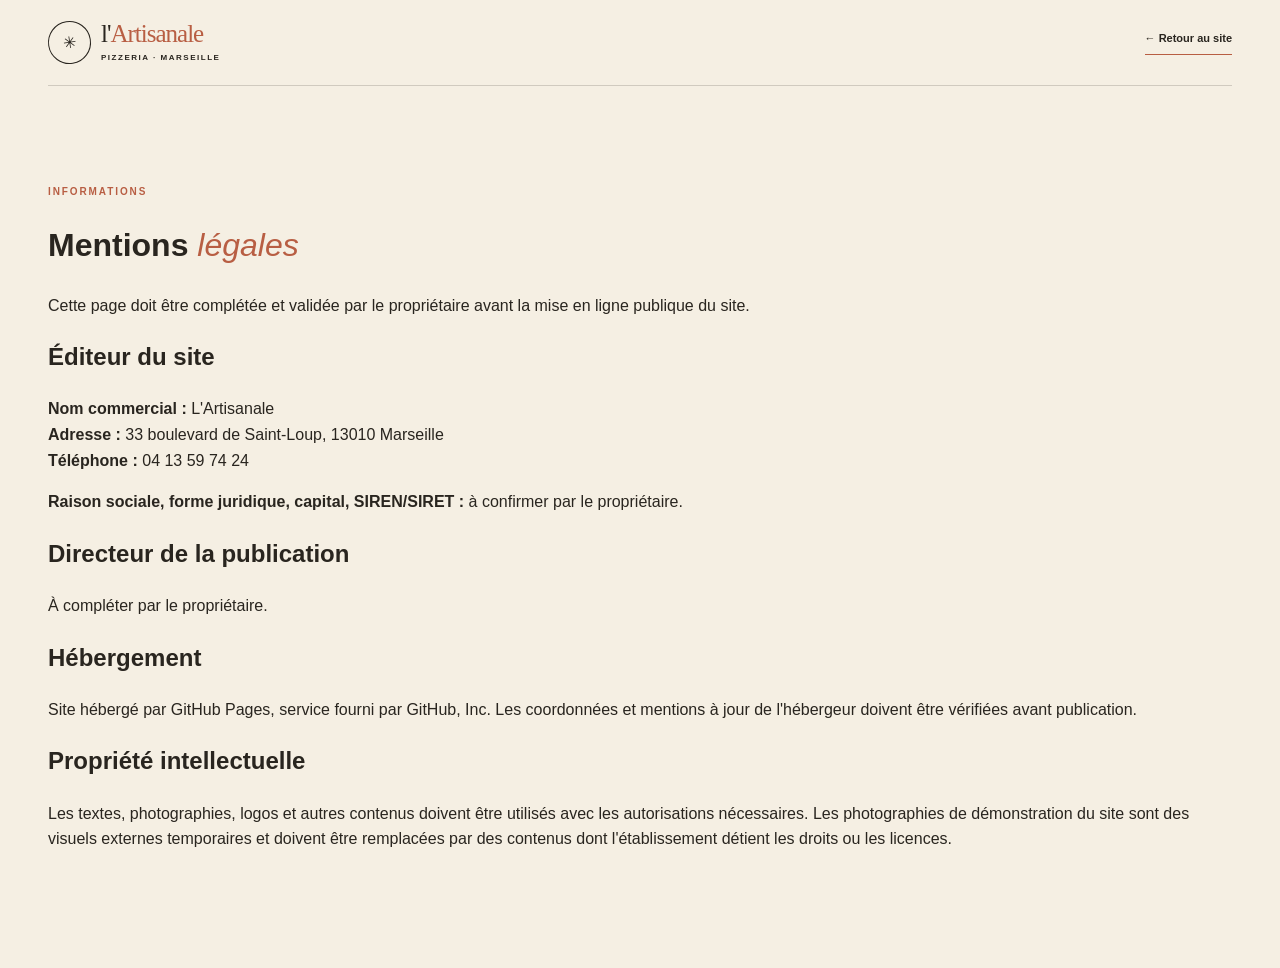
<file: pages/mentions-legales.html>
<!doctype html>
<html lang="fr"><head><meta charset="utf-8"><meta name="viewport" content="width=device-width,initial-scale=1"><meta name="robots" content="noindex,follow"><title>Mentions légales — L'Artisanale</title><link rel="stylesheet" href="../css/style.css"></head>
<body class="legal-page"><header class="site-header"><a class="brand" href="../index.html"><span class="brand-mark">✳</span><span class="brand-name">l'<strong>Artisanale</strong><small>PIZZERIA · MARSEILLE</small></span></a><a class="text-link" href="../index.html">← Retour au site</a></header><main class="section-pad legal-content"><p class="eyebrow">INFORMATIONS</p><h1>Mentions <em>légales</em></h1><p>Cette page doit être complétée et validée par le propriétaire avant la mise en ligne publique du site.</p><h2>Éditeur du site</h2><p><strong>Nom commercial :</strong> L'Artisanale<br><strong>Adresse :</strong> 33 boulevard de Saint-Loup, 13010 Marseille<br><strong>Téléphone :</strong> 04 13 59 74 24</p><p><strong>Raison sociale, forme juridique, capital, SIREN/SIRET :</strong> à confirmer par le propriétaire.</p><h2>Directeur de la publication</h2><p>À compléter par le propriétaire.</p><h2>Hébergement</h2><p>Site hébergé par GitHub Pages, service fourni par GitHub, Inc. Les coordonnées et mentions à jour de l'hébergeur doivent être vérifiées avant publication.</p><h2>Propriété intellectuelle</h2><p>Les textes, photographies, logos et autres contenus doivent être utilisés avec les autorisations nécessaires. Les photographies de démonstration du site sont des visuels externes temporaires et doivent être remplacées par des contenus dont l'établissement détient les droits ou les licences.</p></main></body></html>
</file>
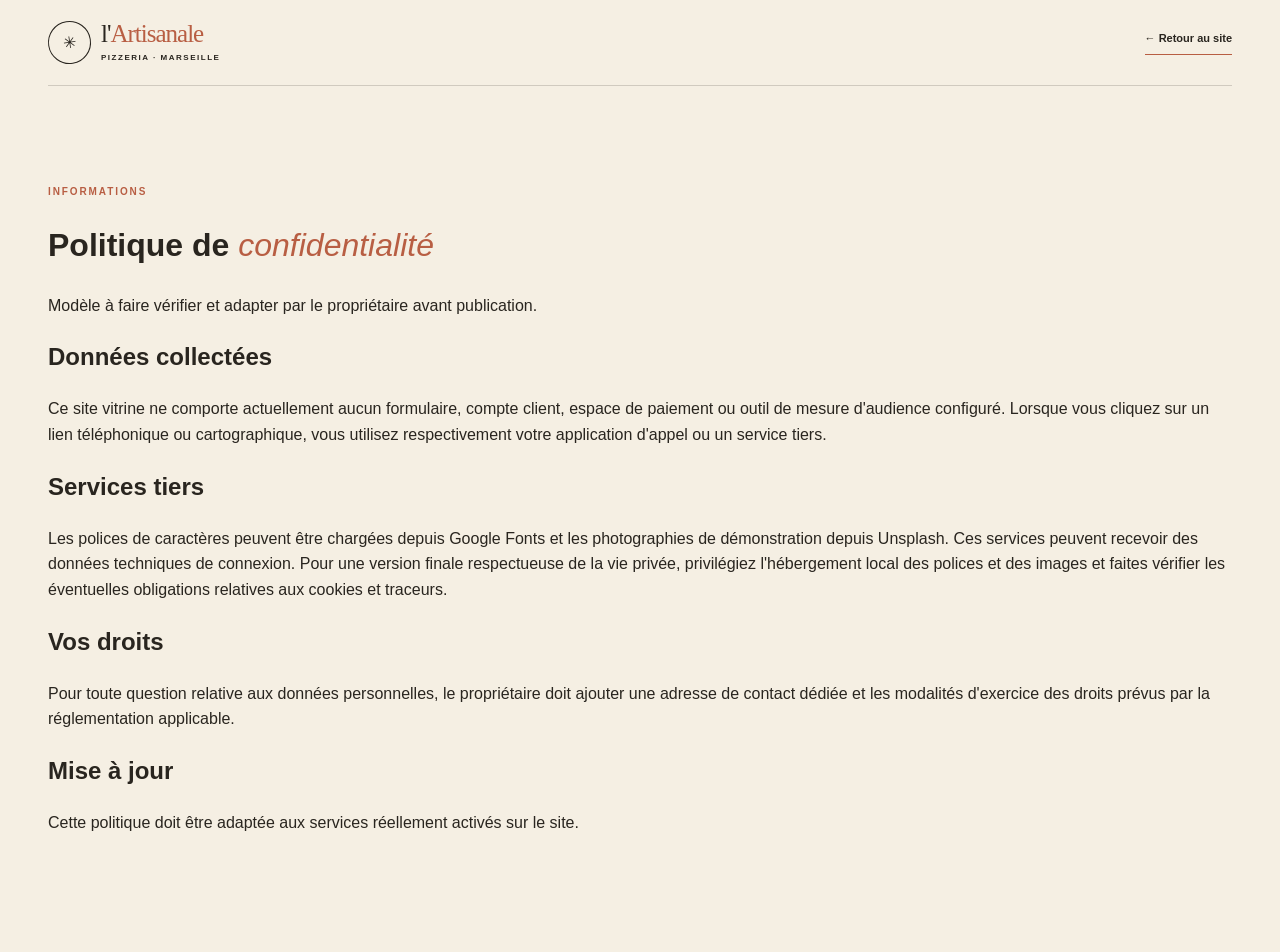
<file: pages/politique-confidentialite.html>
<!doctype html>
<html lang="fr"><head><meta charset="utf-8"><meta name="viewport" content="width=device-width,initial-scale=1"><meta name="robots" content="noindex,follow"><title>Confidentialité — L'Artisanale</title><link rel="stylesheet" href="../css/style.css"></head>
<body><header class="site-header"><a class="brand" href="../index.html"><span class="brand-mark">✳</span><span class="brand-name">l'<strong>Artisanale</strong><small>PIZZERIA · MARSEILLE</small></span></a><a class="text-link" href="../index.html">← Retour au site</a></header><main class="section-pad legal-content"><p class="eyebrow">INFORMATIONS</p><h1>Politique de <em>confidentialité</em></h1><p>Modèle à faire vérifier et adapter par le propriétaire avant publication.</p><h2>Données collectées</h2><p>Ce site vitrine ne comporte actuellement aucun formulaire, compte client, espace de paiement ou outil de mesure d'audience configuré. Lorsque vous cliquez sur un lien téléphonique ou cartographique, vous utilisez respectivement votre application d'appel ou un service tiers.</p><h2>Services tiers</h2><p>Les polices de caractères peuvent être chargées depuis Google Fonts et les photographies de démonstration depuis Unsplash. Ces services peuvent recevoir des données techniques de connexion. Pour une version finale respectueuse de la vie privée, privilégiez l'hébergement local des polices et des images et faites vérifier les éventuelles obligations relatives aux cookies et traceurs.</p><h2>Vos droits</h2><p>Pour toute question relative aux données personnelles, le propriétaire doit ajouter une adresse de contact dédiée et les modalités d'exercice des droits prévus par la réglementation applicable.</p><h2>Mise à jour</h2><p>Cette politique doit être adaptée aux services réellement activés sur le site.</p></main></body></html>
</file>
<file: css/style.css>
/* L'Artisanale — identité visuelle */
:root{
  --cream:#f5efe3;--paper:#fbf8f1;--ink:#29251f;--muted:#766f62;
  --terracotta:#b85e43;--tomato:#c66a4c;--olive:#59634a;--dark:#292c22;
  --line:rgba(41,37,31,.18);--serif:"DM Serif Display",Georgia,serif;
  --sans:"DM Sans",Arial,sans-serif;--display:"Manrope",Arial,sans-serif;
  --page: min(1200px, calc(100% - 96px));
}
*{box-sizing:border-box}
html{scroll-behavior:smooth;scroll-padding-top:90px}
body{margin:0;background:var(--cream);color:var(--ink);font-family:var(--sans);font-size:16px;line-height:1.6;-webkit-font-smoothing:antialiased}
img{display:block;max-width:100%;width:100%;height:100%;object-fit:cover}
a{color:inherit;text-decoration:none}
button{font:inherit}
.skip-link{position:absolute;left:-999px;top:10px;background:var(--ink);color:white;padding:10px 15px;z-index:1000}
.skip-link:focus{left:10px}
.topline{height:36px;background:var(--olive);color:#f8f1e5;display:flex;align-items:center;justify-content:center;gap:11px;font-size:10px;letter-spacing:.12em;text-transform:uppercase}
.topline a{font-weight:700;border-bottom:1px solid rgba(255,255,255,.55)}
.topline-dot{width:4px;height:4px;border-radius:50%;background:#e4b18d}
.site-header{height:86px;width:var(--page);margin:auto;display:flex;align-items:center;justify-content:space-between;position:relative;z-index:20;border-bottom:1px solid var(--line)}
.brand{display:flex;align-items:center;gap:10px}
.brand-mark{width:43px;height:43px;display:grid;place-items:center;border:1px solid var(--ink);border-radius:50%;transform:rotate(-9deg)}
.brand-mark svg{width:29px;fill:var(--terracotta);stroke:var(--ink);stroke-width:1.1;stroke-linejoin:round}
.brand-name{font-family:var(--serif);font-size:25px;line-height:.9;letter-spacing:-.04em}
.brand-name strong{font-weight:400;color:var(--terracotta)}
.brand-name small{display:block;font:700 8px var(--display);letter-spacing:.19em;margin-top:7px}
.main-nav{display:flex;align-items:center;gap:34px;font-size:12px;font-weight:600}
.main-nav>a:not(.nav-cta){position:relative}
.main-nav>a:not(.nav-cta):after{content:"";position:absolute;left:0;bottom:-6px;width:0;height:1px;background:var(--terracotta);transition:width .25s}
.main-nav>a:not(.nav-cta):hover:after{width:100%}
.nav-cta{background:var(--terracotta);color:#fff9ef;padding:13px 18px;border-radius:2px}
.nav-cta span{margin-left:15px}
.nav-toggle{display:none}
.hero{min-height:650px;position:relative;overflow:hidden;display:grid;grid-template-columns:1fr 1fr;align-items:center;width:var(--page);margin:auto;padding:54px 0 78px}
.hero-grain{position:absolute;inset:0;pointer-events:none;opacity:.2;background-image:url("data:image/svg+xml,%3Csvg viewBox='0 0 180 180' xmlns='http://www.w3.org/2000/svg'%3E%3Cfilter id='n'%3E%3CfeTurbulence type='fractalNoise' baseFrequency='.9' numOctaves='3' stitchTiles='stitch'/%3E%3C/filter%3E%3Crect width='100%25' height='100%25' filter='url(%23n)' opacity='.12'/%3E%3C/svg%3E")}
.hero-copy{position:relative;z-index:2;padding:20px 0 0 6.5%}
.eyebrow{font:700 10px var(--display);letter-spacing:.19em;color:var(--terracotta);margin:0 0 23px}
.eyebrow-line{display:inline-block;width:30px;height:1px;background:var(--terracotta);vertical-align:middle;margin-right:10px}
.hero h1,.intro-heading h2,.menu-heading h2,.gallery-heading h2,.visit-copy h2{font:400 clamp(66px,8vw,112px)/.91 var(--serif);letter-spacing:-.055em;margin:0}
h1 em,h2 em,h3 em{font-weight:400;color:var(--terracotta)}
.hero-intro{font-size:16px;max-width:340px;color:#625a4e;margin:29px 0 28px}
.hero-actions{display:flex;align-items:center;gap:28px}
.button{min-height:51px;display:inline-flex;align-items:center;justify-content:center;gap:28px;padding:0 20px;font:700 11px var(--display);letter-spacing:.04em;transition:transform .2s,background .2s}
.button:hover{transform:translateY(-3px)}
.button-dark{background:var(--ink);color:#fff9ef}
.button-dark:hover{background:var(--terracotta)}
.button span{font-size:17px;font-weight:400}
.text-link,.underlined-link{font-size:11px;font-weight:700;border-bottom:1px solid var(--terracotta);padding:0 0 6px}
.text-link span,.underlined-link span{margin-left:12px;color:var(--terracotta)}
.hero-note{display:flex;align-items:center;gap:15px;margin-top:64px;color:var(--muted);font-size:10px;line-height:1.5}
.stamp{width:57px;height:57px;border:1px solid var(--terracotta);border-radius:50%;display:grid;place-items:center;text-align:center;color:var(--terracotta);font:800 8px/1.35 var(--display);transform:rotate(-12deg)}
.hero-visual{position:relative;justify-self:end;width:88%;max-width:520px;padding:10px 18px 20px 0}
.hero-photo-wrap{height:480px;position:relative;overflow:hidden;border-radius:48% 48% 3px 3px / 40% 40% 3px 3px;transform:rotate(2deg);background:#d9c5a9}
.hero-photo{filter:saturate(.88);transition:transform 1s}
.hero-photo-wrap:hover .hero-photo{transform:scale(1.045)}
.photo-label{position:absolute;right:0;bottom:30px;background:var(--cream);padding:11px 17px;display:flex;flex-direction:column;font:italic 19px/.95 var(--serif);transform:rotate(-4deg)}
.photo-label span:last-child{color:var(--terracotta)}
.hero-scribble{position:absolute;top:25px;right:-3px;color:var(--terracotta);font:italic 24px var(--serif);transform:rotate(9deg)}
.hero-number{position:absolute;left:-30px;bottom:20px;font:400 13px var(--display);letter-spacing:.15em}
.hero-bottom{position:absolute;bottom:20px;left:0;right:0;display:flex;justify-content:space-between;border-top:1px solid var(--line);padding-top:13px;font:700 8px var(--display);letter-spacing:.17em;color:#756d60}
.hero-bottom b{font-size:14px;color:var(--terracotta);margin-left:10px}
.section-pad{padding:100px max(48px,calc((100% - 1200px)/2))}
.section-kicker{display:flex;align-items:center;gap:16px;color:#756e62;font:700 9px var(--display);letter-spacing:.16em}
.kicker-rule{height:1px;background:var(--line);flex:1;max-width:150px}
.intro-section{background:var(--paper)}
.intro-grid{display:grid;grid-template-columns:1fr .8fr;gap:12%;padding:76px 7% 70px}
.olive{color:var(--olive)}
.intro-heading h2,.gallery-heading h2{font-size:clamp(56px,6.5vw,86px)}
.intro-heading h2 em,.gallery-heading h2 em{color:var(--olive)}
.intro-text{padding-top:27px;max-width:410px}
.intro-lead{font:400 25px/1.2 var(--serif);margin:0 0 22px}
.intro-text p:not(.intro-lead){font-size:13px;color:#6d655a;line-height:1.9}
.underlined-link{display:inline-block;margin-top:20px}
.ingredient-strip{display:grid;grid-template-columns:1.05fr 1fr .16fr;min-height:240px;max-width:970px;margin:0 auto;background:#e9dfcd;position:relative}
.ingredient-image{height:240px;overflow:hidden}
.ingredient-quote{padding:35px 10%;display:flex;flex-direction:column;justify-content:center;position:relative}
.quote-mark{font:60px/.6 var(--serif);color:var(--terracotta)}
.ingredient-quote p{font:italic 27px/1.1 var(--serif);margin:12px 0 22px}
.quote-caption{font:700 8px var(--display);letter-spacing:.17em;color:var(--olive)}
.ingredient-doodle{background:var(--terracotta);color:#f6ead7;display:grid;place-items:center;font-size:44px}
.menu-section{background:var(--dark);color:var(--cream);position:relative;overflow:hidden}
.menu-section:after{content:"";position:absolute;right:-140px;top:60px;width:400px;height:400px;border:1px solid rgba(245,239,227,.12);border-radius:50%;box-shadow:0 0 0 25px rgba(245,239,227,.025),0 0 0 50px rgba(245,239,227,.025);pointer-events:none}
.section-kicker.light{color:#c3b9a6}
.section-kicker.light .kicker-rule{background:rgba(245,239,227,.25)}
.menu-heading{display:flex;justify-content:space-between;align-items:end;gap:60px;padding:65px 7% 50px;position:relative;z-index:1}
.cream{color:#d8b38e}
.menu-heading h2,.visit-copy h2{font-size:clamp(55px,6.6vw,86px)}
.menu-heading h2 em,.visit-copy h2 em{color:#d18a68}
.menu-heading>p{max-width:300px;color:#c5bdaf;font-size:13px;line-height:1.9;margin-bottom:8px}
.menu-feature{display:grid;grid-template-columns:1.1fr .9fr;max-width:1000px;margin:0 auto;position:relative;z-index:1}
.menu-photo{height:440px;position:relative}
.menu-photo img{filter:saturate(.8)}
.photo-tag{position:absolute;left:20px;bottom:20px;background:var(--cream);color:var(--ink);font:700 8px var(--display);letter-spacing:.15em;padding:12px 14px}
.menu-card{background:var(--terracotta);padding:48px 10%;position:relative;display:flex;flex-direction:column;align-items:flex-start;justify-content:center}
.menu-card-number,.menu-card-foot{font:700 8px var(--display);letter-spacing:.16em;color:#f1d9c5}
.menu-card-icon{position:absolute;right:30px;top:22px;font-size:45px;color:rgba(255,240,220,.55)}
.menu-card h3{font:400 clamp(34px,4vw,50px)/1 var(--serif);margin:35px 0 18px;letter-spacing:-.03em}
.menu-card h3 em{color:#f5d7bd}
.menu-card p{font-size:12px;line-height:1.85;color:#f5e4d4;max-width:310px;margin:0 0 28px}
.button-cream{background:var(--cream);color:var(--ink)}
.button-cream:hover{background:#fff}
.menu-card-foot{margin-top:35px}
.menu-bottom-note{max-width:1000px;margin:22px auto 0;display:flex;justify-content:space-between;color:#c5bdaf;font:700 8px var(--display);letter-spacing:.15em}
.menu-bottom-note a{color:#e0a17e;border-bottom:1px solid #e0a17e;padding-bottom:4px}
.gallery-section{background:var(--cream)}
.gallery-heading{display:flex;justify-content:space-between;align-items:end;padding:65px 7% 45px}
.gallery-heading>p{max-width:280px;color:#766f62;font-size:13px;line-height:1.85;margin-bottom:7px}
.gallery-grid{display:grid;grid-template-columns:1.15fr .8fr .8fr;gap:17px;align-items:start}
.gallery-item{margin:0;position:relative;overflow:hidden;background:#e0d2bd}
.gallery-item img{transition:transform .8s;filter:saturate(.85)}
.gallery-item:hover img{transform:scale(1.04)}
.gallery-large{height:390px;margin-top:35px}
.gallery-tall{height:460px}
.gallery-small{height:300px;margin-top:110px}
.gallery-item figcaption{position:absolute;bottom:14px;left:14px;background:var(--cream);padding:9px 12px;font:700 8px var(--display);letter-spacing:.14em}
.gallery-disclaimer{font-size:10px;color:#8a8174;text-align:right;margin:16px 0 0}
.visit-section{background:var(--terracotta);color:#fff6e9;position:relative;overflow:hidden}
.visit-decoration{position:absolute;right:3%;top:50px;font:italic 90px/.8 var(--serif);color:rgba(255,240,220,.07);transform:rotate(-9deg);pointer-events:none}
.visit-section .section-kicker{color:#f1cdb4}
.visit-section .kicker-rule{background:rgba(255,245,230,.35)}
.visit-grid{display:grid;grid-template-columns:1.1fr .8fr;gap:12%;padding:70px 7% 65px;position:relative;z-index:1}
.visit-copy>p:not(.eyebrow){font-size:13px;line-height:1.9;color:#f4dccc;max-width:350px;margin:28px 0}
.visit-copy h2{font-size:clamp(57px,6.5vw,88px)}
.visit-details{padding-top:10px}
.detail-block{padding:0 0 23px;margin-bottom:23px;border-bottom:1px solid rgba(255,245,230,.25)}
.detail-label{font:700 8px var(--display);letter-spacing:.18em;color:#f1c5a8}
.detail-block p{font:400 22px/1.25 var(--serif);margin:12px 0}
.detail-block>a:not(.phone-link),.detail-block>span:last-child{font-size:11px;color:#f3d9c9}
.phone-link{font:400 28px var(--serif)}
.map-card{position:relative;z-index:1;display:flex;align-items:center;gap:18px;background:#f4ead9;color:var(--ink);padding:20px 24px;max-width:1000px;margin:0 auto}
.map-pin{width:43px;height:43px;display:grid;place-items:center;border:1px solid var(--terracotta);border-radius:50%;color:var(--terracotta);font-size:22px}
.map-card p{font:400 17px var(--serif);margin:4px 0 0}
.map-card .detail-label{color:var(--terracotta)}
.map-card>a{margin-left:auto;width:38px;height:38px;border:1px solid var(--line);display:grid;place-items:center;font-size:20px}
.site-footer{background:var(--cream);padding:40px max(48px,calc((100% - 1200px)/2)) 20px}
.footer-brand .brand-mark{width:38px;height:38px}
.footer-brand .brand-name{font-size:22px}
.site-footer>p{font:italic 25px var(--serif);color:var(--terracotta);margin:22px 0 35px}
.footer-bottom{border-top:1px solid var(--line);padding-top:16px;display:flex;justify-content:space-between;align-items:center;color:#81786c;font:600 9px var(--display);letter-spacing:.04em}
.footer-bottom>span:nth-child(2){display:flex;gap:20px}
.footer-bottom a:hover{color:var(--terracotta)}
.reveal{opacity:0;transform:translateY(22px);transition:opacity .7s ease,transform .7s ease}
.reveal.is-visible{opacity:1;transform:translateY(0)}
@media(prefers-reduced-motion:reduce){html{scroll-behavior:auto}*,*:before,*:after{animation-duration:.01ms!important;transition-duration:.01ms!important}.reveal{opacity:1;transform:none}}
@media(max-width:900px){
 :root{--page:calc(100% - 56px)}
 .main-nav{gap:20px}
 .hero{min-height:590px}
 .hero-copy{padding-left:0}
 .hero-photo-wrap{height:410px}
 .section-pad{padding:80px 28px}
 .intro-grid,.visit-grid{padding-left:3%;padding-right:3%;gap:7%}
 .menu-heading,.gallery-heading{padding-left:3%;padding-right:3%}
 .menu-photo{height:390px}
 .menu-card{padding:35px 8%}
 .gallery-large{height:330px}.gallery-tall{height:390px}.gallery-small{height:260px}
}
@media(max-width:680px){
 :root{--page:calc(100% - 36px)}
 .topline{height:33px;font-size:8px;letter-spacing:.07em}
 .site-header{height:72px}
 .brand-mark{width:37px;height:37px}.brand-name{font-size:22px}
 .nav-toggle{display:flex;width:42px;height:42px;border:1px solid var(--line);background:transparent;flex-direction:column;justify-content:center;align-items:center;gap:6px;cursor:pointer}
 .nav-toggle span{width:17px;height:1px;background:var(--ink);transition:transform .2s}
 .nav-toggle[aria-expanded="true"] span:first-child{transform:translateY(3.5px) rotate(45deg)}
 .nav-toggle[aria-expanded="true"] span:last-child{transform:translateY(-3.5px) rotate(-45deg)}
 .main-nav{display:none;position:absolute;top:71px;left:-18px;right:-18px;background:var(--paper);padding:25px 22px 28px;flex-direction:column;align-items:stretch;gap:0;border-bottom:1px solid var(--line);box-shadow:0 16px 25px rgba(30,25,18,.08)}
 .main-nav.open{display:flex}
 .main-nav>a:not(.nav-cta){padding:13px 0;border-bottom:1px solid var(--line)}
 .nav-cta{margin-top:17px;text-align:center}
 .hero{display:flex;flex-direction:column;align-items:stretch;padding:52px 0 65px;min-height:0}
 .hero-copy{padding:0}
 .hero h1{font-size:clamp(65px,18vw,92px)}
 .hero-intro{font-size:14px;margin:22px 0}
 .hero-note{margin-top:32px}
 .hero-visual{width:84%;max-width:420px;margin:42px auto 0;padding:0 8px 12px 0}
 .hero-photo-wrap{height:360px}
 .hero-scribble{right:-15px;top:-19px;font-size:20px}
 .hero-number{left:-20px;bottom:8px}
 .hero-bottom{bottom:12px;font-size:7px}
 .section-pad{padding:65px 18px}
 .section-kicker{font-size:7px;gap:9px}
 .intro-grid{display:block;padding:48px 2% 42px}
 .intro-heading h2,.gallery-heading h2{font-size:clamp(57px,15vw,76px)}
 .intro-text{padding-top:32px}
 .intro-lead{font-size:23px}
 .ingredient-strip{grid-template-columns:1fr 1fr;min-height:0}
 .ingredient-image{height:210px}
 .ingredient-quote{padding:20px 18px}
 .ingredient-quote p{font-size:20px}
 .ingredient-doodle{display:none}
 .menu-heading{display:block;padding:48px 2% 32px}
 .menu-heading h2{font-size:clamp(55px,14vw,75px)}
 .menu-heading>p{margin:23px 0 0}
 .menu-feature{grid-template-columns:1fr}
 .menu-photo{height:270px}
 .menu-card{min-height:330px;padding:35px 9%}
 .menu-card h3{font-size:43px;margin:28px 0 15px}
 .menu-bottom-note{font-size:7px;gap:10px;align-items:center}
 .gallery-heading{display:block;padding:48px 2% 30px}
 .gallery-heading>p{margin-top:23px}
 .gallery-grid{grid-template-columns:1fr 1fr;gap:10px}
 .gallery-large{grid-column:1/-1;height:270px;margin:0}
 .gallery-tall{height:250px}
 .gallery-small{height:210px;margin-top:40px}
 .gallery-item figcaption{font-size:7px;left:8px;bottom:8px;padding:7px 8px}
 .gallery-disclaimer{text-align:left;line-height:1.6}
 .visit-decoration{font-size:55px;right:-5px;top:70px}
 .visit-grid{display:block;padding:48px 2% 35px}
 .visit-copy h2{font-size:clamp(58px,15vw,78px)}
 .visit-details{padding-top:55px}
 .detail-block p{font-size:21px}
 .map-card{padding:15px 13px;gap:12px}
 .map-card p{font-size:14px}
 .map-pin{width:36px;height:36px;flex:none}
 .site-footer{padding:35px 18px 18px}
 .footer-bottom{align-items:flex-start;gap:14px;flex-wrap:wrap;font-size:8px}
 .footer-bottom>span:nth-child(2){gap:13px}
 .back-top{margin-left:auto}
}
</file>
